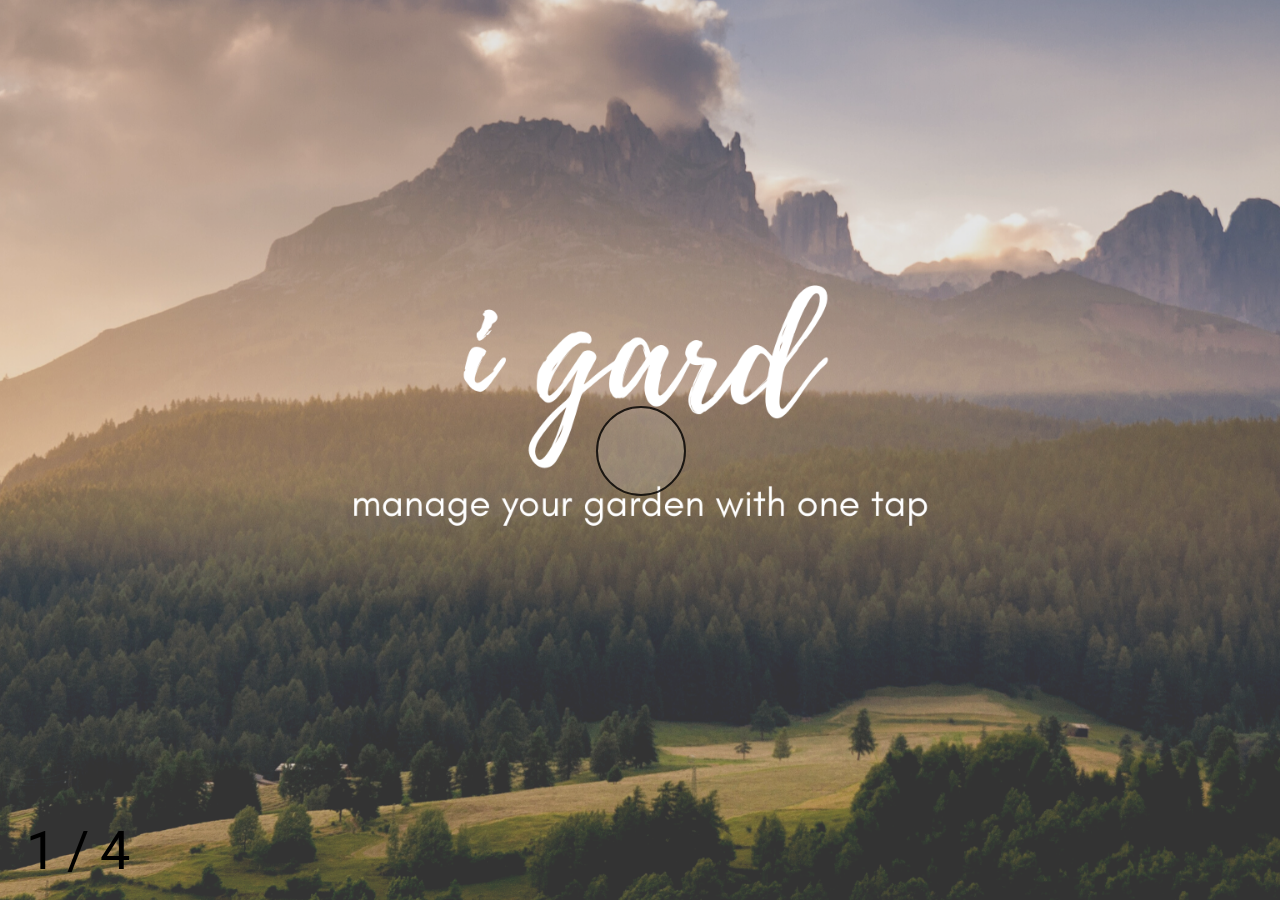
<file: test.html>
<html lang="en">

<head>
    <meta charset="UTF-8">
    <meta http-equiv="X-UA-Compatible" content="IE=edge">
    <meta name="viewport" content="width=device-width, initial-scale=1.0">
    <title>I-gard Prototype</title>
    <link rel="stylesheet" href="test.css">
    <script src="test.js"></script>
</head>

<body>


    <main id="app">

        <div class="product">

            <figure class="photo">
                <img src="images/1p.png" alt="" usemap="#workmap">
                <map name="workmap">
                    <area shape="rect" coords="34,38,100,120"  href="index.html">
                </map>
            </figure>
            <div class="title">
                <h2>

                    <!-- <div><span style="color: white;">MANAGE YOUR</span></div>
                    <div><span style="color: white;">GARDEN WITH</span></div>
                    <div><span style="color: white;">ONE TAP</span></div> -->
                   
                </h2>
            </div>
        </div>

        <div class="product">
            <figure class="photo">
                <img src="images/2p.png" alt="" usemap="#workmap">
                <map name="workmap">
                    <area shape="rect" coords="34,38,100,120"  href="index.html">
                </map>
            </figure>
            <div class="title">
                <h2>
                    <!-- <div><span>MANAGE YOUR</span></div>
                    <div><span>GARDEN WITH</span></div>
                    <div><span>ONE TAP</span></div> -->
                </h2>
            </div>
        </div>

        <div class="product">
            <figure class="photo">
                <img src="images/3p.png" alt="" usemap="#workmap">
                <map name="workmap">
                    <area shape="rect" coords="34,38,100,120"  href="index.html">
                </map>
            </figure>
            <div class="title">
                <h2>
                    <!-- <div><span>I HAVE</span></div>
                    <div><span>THIS IKEA</span></div>
                    <div><span>CHAIR</span></div> -->
                </h2>
            </div>
        </div>

        <div class="product lastp">
            <figure class="photo lastp">
                <img src="images/4p.png" alt="" usemap="#workmap">
                <map name="workmap">
                    <area shape="rect" coords="34,38,100,120"  href="index.html">
                </map>
            </figure>
            <div class="title">
                <h2>
                    <!-- <div><span>CLOSE-UP</span></div>
                    <div><span>OF A</span></div>
                    <div><span>CHAIR</span></div> -->
                </h2>
            </div>
        </div>

        <div class="mouse-tracker">
        </div>

    </main>
</body>

<script>
    console.clear();

    const elApp = document.querySelector("#app");
    const elProducts = document.querySelectorAll(".product");

    let product = 0;
    elProducts[product].dataset.active = true;
    elApp.dataset.product = product + 1;
    elApp.dataset.productCount = elProducts.length;

    app.addEventListener("click", () => {
        delete elProducts[product].dataset.active;
        product = (product + 1) % elProducts.length;
        elApp.dataset.product = product + 1;
        elProducts[product].dataset.active = true;
        // if (elApp.dataset.product == 4) {
        //     window.location.href = "index.html";
        //     //console.log("yes");
        // }
        // console.log(elApp.dataset.product);

    });
    // document.getElementsByClassName('lastp').onclick = function () {
    //     prompt('Hello world');
    // };


    /* ---------------------------------- */

    document.addEventListener("mousemove", e => {
        document.documentElement.style.setProperty("--mouse-x", e.clientX + 'px');
        document.documentElement.style.setProperty("--mouse-y", e.clientY + 'px');
    });




</script>

</html>
</file>
<file: test.css>
@import url("https://fonts.googleapis.com/css?family=Roboto");
*,
*:before,
*:after {
  -webkit-box-sizing: border-box;
          box-sizing: border-box;
  position: relative;
}

body,
html {
  width: 100%;
  height: 100%;
  margin: 0;
  padding: 0;
  font-family: Roboto, Helvetica, sans-serif;
  font-size: 300;
  background: #aaa;
}

#app {
  height: 100%;
  width: 100%;
}

#app:before, #app:after {
  position: absolute;
  font-size: 3vmin;
  letter-spacing: -.1vmin;
  z-index: 100000;
}

#app:before {
  content: attr(href);
  position: absolute;
  top: 2vh;
  left: 2vw;
}

#app:after {
  content: attr(data-product) " / " attr(data-product-count);
  position: absolute;
  bottom: 2vh;
  left: 2vw;
  font-size: 6vmin;
}

.product {
  position: absolute;
  top: 0;
  left: 0;
  width: 100%;
  height: 100%;
  display: -ms-grid;
  display: grid;
  -ms-grid-columns: 1fr 1fr;
      grid-template-columns: 1fr 1fr;
  -ms-grid-rows: 1fr 1fr;
      grid-template-rows: 1fr 1fr;
}

.product:after {
  content: "";
}

.product > .photo {
  grid-column: 1 / -1;
  grid-row: 1 / -1;
  margin: 0;
  background: #fff;
}

.product > .photo img {
  opacity: 0.8;
  display: block;
  -o-object-fit: cover;
     object-fit: cover;
  width: 100%;
  height: 100%;
}

.product > .title {
  -ms-grid-column: 2;
  grid-column: 2;
  -ms-grid-row: 2;
  grid-row: 2;
  font-size: 8vmin;
  line-height: 1;
  display: -webkit-box;
  display: -ms-flexbox;
  display: flex;
  -webkit-box-orient: vertical;
  -webkit-box-direction: normal;
      -ms-flex-direction: column;
          flex-direction: column;
  -webkit-box-pack: end;
      -ms-flex-pack: end;
          justify-content: flex-end;
  padding: 1rem;
}

.product > .title h2 {
  margin: 0;
  font-weight: 300;
  letter-spacing: -0.5vmin;
  line-height: 0.9;
}

.product > .title span {
  display: block;
  white-space: nowrap;
  overflow: hidden;
}

.title div {
  overflow: hidden;
}

.title div:nth-child(2) {
  text-align: center;
}

.title div:nth-child(3) {
  text-align: right;
}

/* ---------------------------------- */
:root {
  --duration: 1s;
  --easing: cubic-bezier(.2, 0, .3, 1);
}

.product > .photo {
  -webkit-mask-image: radial-gradient(#000 70%, transparent 70.1%);
          mask-image: radial-gradient(#000 70%, transparent 70.1%);
  -webkit-mask-repeat: no-repeat;
          mask-repeat: no-repeat;
  -webkit-mask-position: center center;
          mask-position: center center;
  -webkit-mask-position: calc(var(--mouse-x) - 50vw + 50%) calc(var(--mouse-y) - 50vh + 50%);
          mask-position: calc(var(--mouse-x) - 50vw + 50%) calc(var(--mouse-y) - 50vh + 50%);
  -webkit-mask-size: 0vmax 0vmax;
          mask-size: 0vmax 0vmax;
  -webkit-transition: -webkit-mask-size var(--duration) var(--easing);
  transition: -webkit-mask-size var(--duration) var(--easing);
  transition: mask-size var(--duration) var(--easing);
  transition: mask-size var(--duration) var(--easing), -webkit-mask-size var(--duration) var(--easing);
  -webkit-transition-delay: 0.5s;
          transition-delay: 0.5s;
}

.product .title span {
  -webkit-transform: translateY(-100%);
          transform: translateY(-100%);
  -webkit-transition: -webkit-transform var(--duration) var(--easing);
  transition: -webkit-transform var(--duration) var(--easing);
  transition: transform var(--duration) var(--easing);
  transition: transform var(--duration) var(--easing), -webkit-transform var(--duration) var(--easing);
}

.product .title div:nth-child(2) span {
  -webkit-transform: translateY(100%);
          transform: translateY(100%);
}

.product[data-active] {
  z-index: 10;
}

.product[data-active] > .photo {
  -webkit-mask-size: 300vmax 300vmax;
          mask-size: 300vmax 300vmax;
  -webkit-transition-delay: 0s;
          transition-delay: 0s;
}

.product[data-active] .title span {
  -webkit-transform: none !important;
          transform: none !important;
}

.product[data-active] + .product .title span {
  visibility: hidden;
  -webkit-transform: translateY(100%);
          transform: translateY(100%);
}

.product[data-active] + .product .title div:nth-child(2) span {
  -webkit-transform: translateY(-100%);
          transform: translateY(-100%);
}

/* ---------------------------------- */
:root {
  --mouse-x: calc(50vw + 1px);
  --mouse-y: calc(50vh + 1px);
}

.mouse-tracker {
  z-index: 999;
  position: fixed;
  top: 0;
  left: 0;
  width: 10vmin;
  height: 10vmin;
  background: rgba(255, 255, 255, 0.2);
  border-radius: 50%;
  border: solid 2px #000;
  opacity: 0.8;
  -webkit-transform: translate(-50%, -50%) translate(var(--mouse-x), var(--mouse-y));
          transform: translate(-50%, -50%) translate(var(--mouse-x), var(--mouse-y));
  pointer-events: none;
}
/*# sourceMappingURL=test.css.map */
</file>
